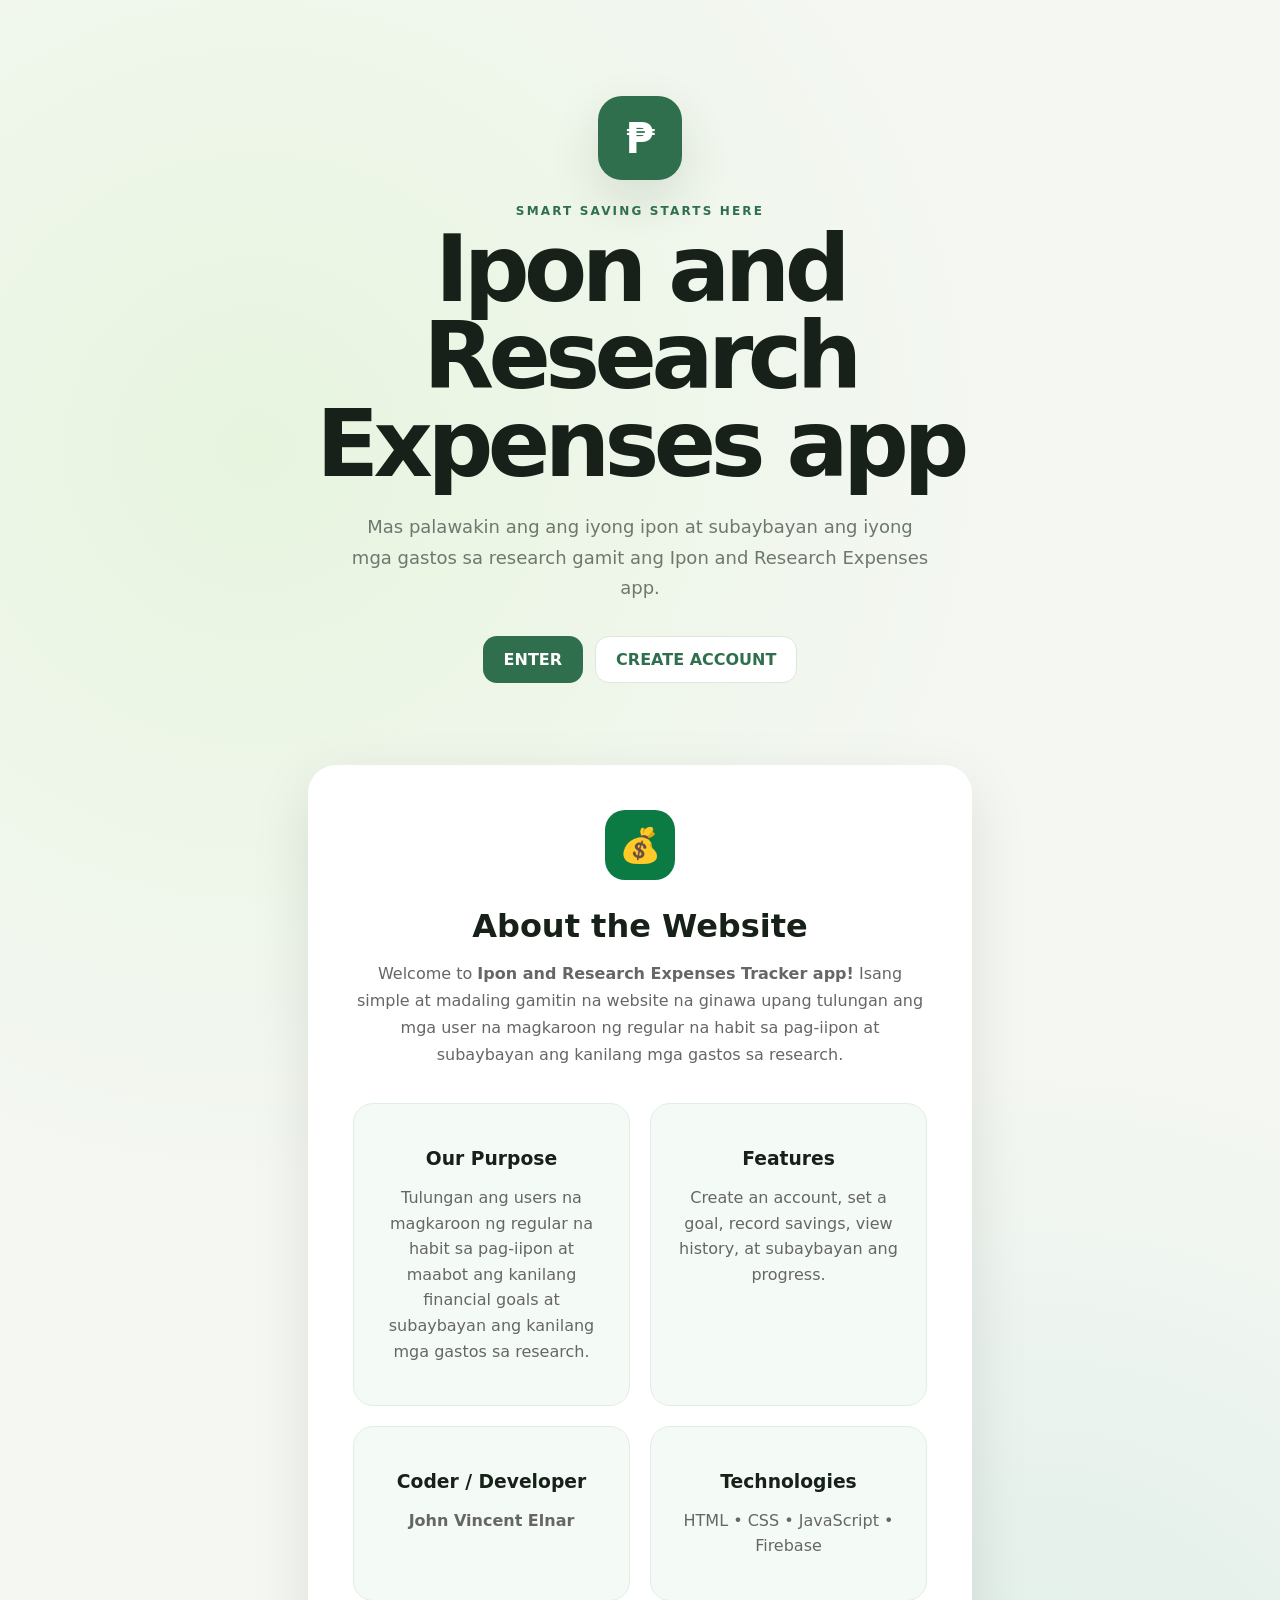
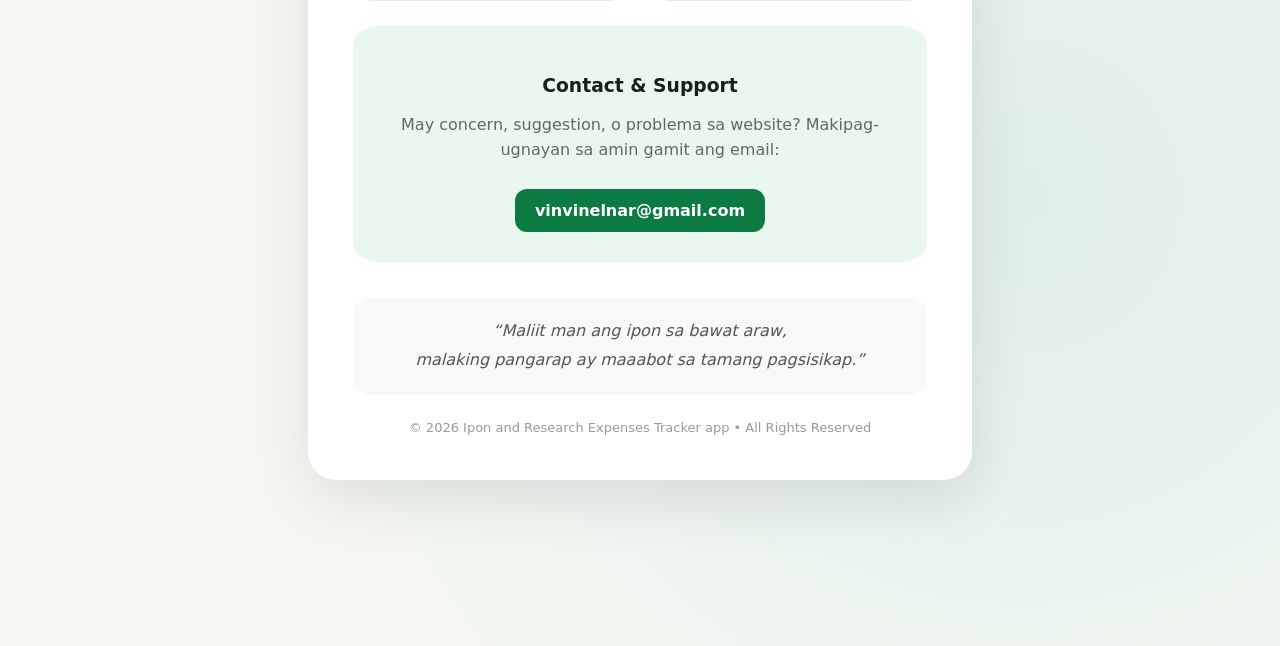
<file: index.html>
<!DOCTYPE html>
<html lang="tl">
<head>
  <meta charset="UTF-8" />
  <meta name="viewport" content="width=device-width, initial-scale=1.0" />
  <title>Ipon and Research Expenses Tracker app</title>
  <link rel="stylesheet" href="style.css" />
</head>
<body class="landing">
  <main class="hero">
    <div class="brand-badge">₱</div>
    <p class="eyebrow">SMART SAVING STARTS HERE</p>
    <h1>Ipon and Research Expenses app</h1>
    <p class="hero-text">
      Mas palawakin ang ang iyong ipon at subaybayan ang iyong mga gastos sa research gamit ang Ipon and Research Expenses app.
    </p>
    <div class="hero-actions">
      <a class="btn primary" href="login.html">ENTER</a>
      <a class="btn secondary" href="signup.html">CREATE ACCOUNT</a>
      <section class="about-section">
    <div class="about-card">

        <div class="about-icon">💰</div>

        <h2>About the Website</h2>

        <p class="about-intro">
            Welcome to <strong>Ipon and Research Expenses Tracker app!</strong>  
            Isang simple at madaling gamitin na website na ginawa upang tulungan ang mga user na magkaroon ng regular na habit sa pag-iipon at subaybayan ang kanilang mga gastos sa research.
        </p>

        <div class="about-grid">

            <div class="about-box">
                <div class="box-icon"></div>
                <h3>Our Purpose</h3>
                <p>
                    Tulungan ang users na magkaroon ng regular na
                    habit sa pag-iipon at maabot ang kanilang financial goals at subaybayan ang kanilang mga gastos sa research.
                </p>
            </div>

            <div class="about-box">
                <div class="box-icon"></div>
                <h3>Features</h3>
                <p>
                    Create an account, set a goal, record savings,
                    view history, at subaybayan ang progress.
                </p>
            </div>

            <div class="about-box">
                <div class="box-icon"></div>
                <h3>Coder / Developer</h3>
                <p>
                    <strong>John Vincent Elnar</strong>
                </p>
            </div>

            <div class="about-box">
                <div class="box-icon"></div>
                <h3>Technologies</h3>
                <p>
                    HTML • CSS • JavaScript • Firebase
                </p>
            </div>

        </div>

        <div class="contact-box">
            <div class="box-icon"></div>

            <h3>Contact & Support</h3>

            <p>
                May concern, suggestion, o problema sa website?
                Makipag-ugnayan sa amin gamit ang email:
            </p>

            <a href="mailto:vinvinelnar@gmail.com" class="email-link">
                vinvinelnar@gmail.com
            </a>
        </div>

        <div class="about-quote">
            “Maliit man ang ipon sa bawat araw,<br>
            malaking pangarap ay maaabot sa tamang pagsisikap.”
        </div>

        <div class="copyright">
            © 2026 Ipon and Research Expenses Tracker app • All Rights Reserved
        </div>

    </div>
</section>
    </div>
  </main>


</body>
</html>
</file>
<file: style.css>
* {
  box-sizing: border-box;
}

:root {
  --bg: #f4f7f2;
  --card: #ffffff;
  --text: #172019;
  --muted: #6d786f;
  --green: #2f6f4e;
  --green-dark: #24583e;
  --green-soft: #dcebdd;
  --border: #dfe5df;
  --danger: #a34343;
  --shadow: 0 20px 50px rgba(31, 50, 37, 0.12);
}

html {
  scroll-behavior: smooth;
}

body {
  margin: 0;
  min-height: 100vh;
  font-family: Inter, ui-sans-serif, system-ui, -apple-system, BlinkMacSystemFont, "Segoe UI", sans-serif;
  background: var(--bg);
  color: var(--text);
}

a {
  color: inherit;
}

.landing {
  display: grid;
  place-items: center;
  padding: 24px;
  background:
    radial-gradient(circle at 20% 20%, #e7f5df 0, transparent 35%),
    radial-gradient(circle at 80% 80%, #dfeee8 0, transparent 35%),
    var(--bg);
}

.hero {
  width: min(760px, 100%);
  text-align: center;
  padding: 72px 28px;
}

.brand-badge {
  width: 84px;
  height: 84px;
  margin: 0 auto 24px;
  border-radius: 24px;
  display: grid;
  place-items: center;
  background: var(--green);
  color: #fff;
  font-weight: 900;
  font-size: 42px;
  box-shadow: var(--shadow);
}

.brand-badge.small {
  width: 58px;
  height: 58px;
  border-radius: 18px;
  margin-bottom: 18px;
  font-size: 28px;
}

.eyebrow {
  margin: 0 0 8px;
  font-size: 12px;
  letter-spacing: .18em;
  font-weight: 800;
  color: var(--green);
}

.hero h1 {
  margin: 0;
  font-size: clamp(48px, 10vw, 92px);
  letter-spacing: -0.06em;
  line-height: .95;
}

.hero-text {
  max-width: 580px;
  margin: 24px auto 32px;
  font-size: 18px;
  line-height: 1.7;
  color: var(--muted);
}

.hero-actions {
  display: flex;
  gap: 12px;
  justify-content: center;
  flex-wrap: wrap;
}

.btn {
  appearance: none;
  border: 1px solid transparent;
  border-radius: 14px;
  padding: 13px 20px;
  font: inherit;
  font-weight: 800;
  text-decoration: none;
  cursor: pointer;
  transition: .2s ease;
}

.btn:hover {
  transform: translateY(-1px);
}

.btn.primary {
  background: var(--green);
  color: #fff;
}

.btn.primary:hover {
  background: var(--green-dark);
}

.btn.secondary {
  background: #fff;
  color: var(--green);
  border-color: var(--border);
}

.btn.danger {
  background: #fff;
  color: var(--danger);
  border-color: #e8cece;
}

.btn.full {
  width: 100%;
}

.small-btn {
  padding: 9px 13px;
  font-size: 12px;
}

.auth-page {
  display: grid;
  place-items: center;
  padding: 28px 16px;
}

.auth-card {
  position: relative;
  width: min(460px, 100%);
  background: var(--card);
  border: 1px solid var(--border);
  border-radius: 26px;
  padding: 42px;
  box-shadow: var(--shadow);
}

.auth-card h1,
.panel h2,
.welcome-row h1 {
  margin: 0 0 8px;
}

.back-link {
  position: absolute;
  top: 18px;
  left: 20px;
  text-decoration: none;
  color: var(--muted);
  font-size: 14px;
}

.muted {
  color: var(--muted);
}

.form-stack {
  display: grid;
  gap: 16px;
  margin-top: 28px;
}

.form-stack.compact {
  margin-top: 20px;
}

label {
  display: grid;
  gap: 8px;
  font-size: 14px;
  font-weight: 700;
}

input {
  width: 100%;
  border: 1px solid var(--border);
  border-radius: 13px;
  padding: 13px 14px;
  font: inherit;
  outline: none;
  background: #fbfcfb;
}

input:focus {
  border-color: var(--green);
  box-shadow: 0 0 0 3px rgba(47, 111, 78, .12);
}

.form-message {
  min-height: 20px;
  margin: 0;
  font-size: 13px;
}

.form-message.error {
  color: #aa3535;
}

.form-message.success {
  color: var(--green);
}

.auth-switch {
  margin: 24px 0 0;
  text-align: center;
  color: var(--muted);
  font-size: 14px;
}

.auth-switch a {
  color: var(--green);
  font-weight: 800;
}

.topbar {
  position: sticky;
  top: 0;
  z-index: 10;
  display: flex;
  justify-content: space-between;
  align-items: center;
  gap: 16px;
  padding: 16px max(20px, calc((100vw - 1100px) / 2));
  background: rgba(244, 247, 242, .88);
  backdrop-filter: blur(16px);
  border-bottom: 1px solid rgba(223, 229, 223, .8);
}

.logo {
  text-decoration: none;
  font-weight: 900;
}

.logo span {
  display: inline-grid;
  place-items: center;
  width: 32px;
  height: 32px;
  margin-right: 7px;
  border-radius: 10px;
  background: var(--green);
  color: white;
}

.topbar-actions {
  display: flex;
  align-items: center;
  gap: 12px;
}

.user-email {
  max-width: 240px;
  overflow: hidden;
  text-overflow: ellipsis;
  white-space: nowrap;
  color: var(--muted);
  font-size: 13px;
}

.dashboard {
  width: min(1100px, calc(100% - 32px));
  margin: 40px auto 70px;
}

.welcome-row {
  display: flex;
  justify-content: space-between;
  align-items: end;
  margin-bottom: 28px;
}

.welcome-row h1 {
  font-size: clamp(32px, 5vw, 48px);
  letter-spacing: -.04em;
}

.stats-grid {
  display: grid;
  grid-template-columns: repeat(3, 1fr);
  gap: 16px;
  margin-bottom: 16px;
}

.stat-card,
.panel {
  background: var(--card);
  border: 1px solid var(--border);
  border-radius: 22px;
  padding: 24px;
}

.stat-card.featured {
  background: var(--green);
  color: #fff;
  border-color: var(--green);
}

.stat-card p {
  margin: 0 0 12px;
  font-size: 13px;
  font-weight: 700;
  opacity: .75;
}

.stat-card h2 {
  margin: 0 0 6px;
  font-size: 30px;
}

.stat-card span {
  font-size: 13px;
  opacity: .7;
}

.panel {
  margin-bottom: 16px;
}

.panel-heading {
  display: flex;
  justify-content: space-between;
  align-items: center;
}

.progress-track {
  height: 14px;
  margin: 24px 0 10px;
  overflow: hidden;
  background: #edf1ed;
  border-radius: 999px;
}

.progress-bar {
  width: 0;
  height: 100%;
  background: var(--green);
  border-radius: inherit;
  transition: width .35s ease;
}

.two-col {
  display: grid;
  grid-template-columns: 1fr 1fr;
  gap: 16px;
}

.two-col .panel {
  margin-bottom: 0;
}

.history-list {
  display: grid;
  gap: 10px;
  margin-top: 20px;
}

.history-item {
  display: flex;
  align-items: center;
  justify-content: space-between;
  gap: 16px;
  padding: 14px 0;
  border-bottom: 1px solid var(--border);
}

.history-item:last-child {
  border-bottom: 0;
}

.history-item div {
  display: grid;
  gap: 4px;
}

.history-item span {
  font-size: 12px;
  color: var(--muted);
}

.history-item b {
  color: var(--green);
}

@media (max-width: 760px) {
  .stats-grid,
  .two-col {
    grid-template-columns: 1fr;
  }

  .auth-card {
    padding: 38px 22px 28px;
  }

  .topbar {
    align-items: flex-start;
  }

  .user-email {
    display: none;
  }

  .hero h1 {
    font-size: 56px;
  }
}


.admin-table-wrap {
  overflow-x: auto;
  margin-top: 18px;
}

.admin-table {
  width: 100%;
  border-collapse: collapse;
  min-width: 850px;
}

.admin-table th,
.admin-table td {
  padding: 14px 12px;
  border-bottom: 1px solid rgba(0,0,0,.08);
  text-align: left;
  font-size: 14px;
}

.admin-table th {
  font-weight: 800;
  white-space: nowrap;
}

.admin-table td {
  vertical-align: top;
}

/* =========================
   ABOUT WEBSITE
========================= */

.about-section {
    width: 100%;
    padding: 70px 20px;
    display: flex;
    justify-content: center;
}

.about-card {
    width: 100%;
    max-width: 900px;
    background: white;
    border-radius: 28px;
    padding: 45px;
    box-shadow: 0 20px 60px rgba(0, 0, 0, 0.10);
    text-align: center;
}

.about-icon {
    width: 70px;
    height: 70px;
    margin: 0 auto 18px;
    border-radius: 20px;
    background: #0b7a43;
    display: flex;
    align-items: center;
    justify-content: center;
    font-size: 34px;
}

.about-card h2 {
    margin-bottom: 15px;
    font-size: 32px;
}

.about-intro {
    max-width: 700px;
    margin: 0 auto 35px;
    line-height: 1.7;
    color: #666;
}

.about-grid {
    display: grid;
    grid-template-columns: repeat(2, 1fr);
    gap: 20px;
    margin-bottom: 25px;
}

.about-box {
    padding: 25px;
    border-radius: 20px;
    background: #f4faf6;
    border: 1px solid #e0eee5;
    transition: 0.3s ease;
}

.about-box:hover {
    transform: translateY(-5px);
    box-shadow: 0 10px 25px rgba(0, 0, 0, 0.08);
}

.box-icon {
    font-size: 30px;
    margin-bottom: 10px;
}

.about-box h3,
.contact-box h3 {
    margin-bottom: 10px;
}

.about-box p,
.contact-box p {
    color: #666;
    line-height: 1.6;
}

.contact-box {
    padding: 30px;
    margin-top: 10px;
    border-radius: 22px;
    background: #eaf7ef;
}

.email-link {
    display: inline-block;
    margin-top: 10px;
    padding: 12px 20px;
    border-radius: 12px;
    background: #0b7a43;
    color: white;
    text-decoration: none;
    font-weight: bold;
    transition: 0.3s ease;
}

.email-link:hover {
    transform: translateY(-2px);
    opacity: 0.9;
}

.about-quote {
    margin-top: 35px;
    padding: 20px;
    border-radius: 18px;
    background: #f8f8f8;
    font-style: italic;
    color: #555;
    line-height: 1.8;
}

.copyright {
    margin-top: 25px;
    font-size: 13px;
    color: #999;
}

/* Mobile */
@media (max-width: 650px) {

    .about-card {
        padding: 30px 20px;
    }

    .about-card h2 {
        font-size: 27px;
    }

    .about-grid {
        grid-template-columns: 1fr;
    }

    .about-section {
        padding: 45px 15px;
    }
}

/* =========================
   ACCOUNT TYPE
========================= */
.account-type-box{display:grid;gap:10px;padding:16px;border:1px solid var(--border);border-radius:18px;background:#fbfcfb}
.field-title{margin:0;font-size:12px;letter-spacing:.14em;font-weight:900;color:var(--green)}
.account-choice-grid{display:grid;grid-template-columns:1fr 1fr;gap:10px}
.account-choice{display:flex;grid-template-columns:none;align-items:flex-start;gap:10px;padding:14px;border:1px solid var(--border);border-radius:14px;background:#fff;cursor:pointer}
.account-choice input{width:auto;margin-top:3px;accent-color:var(--green)}
.account-choice span{display:grid;gap:5px}
.account-choice small{font-weight:500;color:var(--muted);line-height:1.4}

/* =========================
   RESEARCH
========================= */
.research-page{max-width:1200px}
.research-hero{background:linear-gradient(135deg,#ffffff,#f0f8f2)}
.research-badge{display:inline-block;padding:7px 11px;border-radius:999px;background:var(--green-soft);color:var(--green-dark);font-size:11px;font-weight:900;letter-spacing:.1em;margin-bottom:12px}
.project-form,.expense-form{display:grid;grid-template-columns:repeat(2,1fr);gap:16px;margin-top:20px}
.project-form label,.expense-form label{min-width:0}
.project-form .btn{align-self:end}
.members-list{display:grid;gap:10px;margin:18px 0}
.member-row{display:flex;gap:10px}
.member-row input{flex:1}
.research-stats-grid{display:grid;grid-template-columns:repeat(4,1fr);gap:16px;margin-bottom:16px}
.research-stats-grid .stat-card{min-width:0}
.research-mini-stats{display:grid;grid-template-columns:repeat(3,1fr);gap:12px;margin-top:20px}
.research-mini-stats>div,.summary-box{padding:16px;border:1px solid var(--border);border-radius:16px;background:#fff;display:grid;gap:5px}
.research-mini-stats span,.summary-box span{font-size:12px;color:var(--muted);font-weight:700}
.research-mini-stats b,.summary-box b{font-size:20px}
.expense-form .check-field{display:flex;align-items:center;gap:10px;padding:12px;border:1px solid var(--border);border-radius:13px;background:#fbfcfb}
.expense-form .check-field input{width:auto}
.expense-form .check-field span{display:grid;gap:3px}
.expense-form .check-field small{color:var(--muted);font-weight:500}
.expense-form>label:last-of-type{grid-column:1 / -1}
.table-wrap{overflow-x:auto;margin-top:20px}
.research-table{width:100%;border-collapse:collapse;min-width:1100px}
.research-table th,.research-table td{padding:12px 10px;border-bottom:1px solid var(--border);text-align:left;font-size:13px;vertical-align:middle}
.research-table th{font-weight:900;white-space:nowrap}
.action-cell{display:flex;gap:7px;flex-wrap:wrap}
.status{display:inline-block;padding:6px 9px;border-radius:999px;font-size:10px;font-weight:900;white-space:nowrap}
.status.purchased{background:#dff2e4;color:#247143}
.status.pending{background:#fff0d8;color:#8a5b11}
.expense-thumb{width:58px;height:58px;object-fit:cover;border-radius:10px;border:1px solid var(--border)}
.filter-actions{display:flex;gap:8px;align-items:center;flex-wrap:wrap}
.search-input,.filter-actions select,.expense-form select{width:auto;min-width:170px;border:1px solid var(--border);border-radius:13px;padding:10px 12px;font:inherit;background:#fff}
.summary-grid{display:grid;grid-template-columns:repeat(3,1fr);gap:12px;margin-top:18px}
.delete-btn{border:1px solid #e8cece;background:#fff;color:var(--danger);border-radius:10px;padding:7px 10px;font-weight:800;cursor:pointer}

@media (max-width:900px){
 .research-stats-grid{grid-template-columns:repeat(2,1fr)}
 .project-form,.expense-form{grid-template-columns:1fr}
 .expense-form>label:last-of-type{grid-column:auto}
 .research-mini-stats,.summary-grid{grid-template-columns:1fr}
}
@media (max-width:650px){
 .account-choice-grid{grid-template-columns:1fr}
 .research-stats-grid{grid-template-columns:1fr}
 .filter-actions{align-items:stretch;display:grid;grid-template-columns:1fr}
 .search-input,.filter-actions select{width:100%}
}
@media print{
 .topbar,.btn,.filter-actions,.expense-form,.members-list,#saveMembersBtn,.research-hero,.dashboard>section:not(.panel):not(.research-stats-grid){display:none!important}
 body{background:#fff}
 .dashboard{width:100%;margin:0}
 .panel{box-shadow:none;border:1px solid #ddd}
 .research-table{min-width:0}
}


.field-help {
  color: var(--muted);
  font-size: 12px;
  font-weight: 500;
}

select {
  width: 100%;
  border: 1px solid var(--border);
  border-radius: 13px;
  padding: 13px 14px;
  font: inherit;
  outline: none;
  background: #fbfcfb;
}

select:focus {
  border-color: var(--green);
  box-shadow: 0 0 0 3px rgba(47, 111, 78, .12);
}

.history-member {
  display: block;
  margin-top: 5px;
  color: var(--green);
  font-size: 12px;
  font-weight: 700;
}
.forgot-password-row {
  display: flex;
  justify-content: flex-end;
  margin-top: -6px;
  margin-bottom: 8px;
}

.text-button {
  border: none;
  background: transparent;
  color: var(--primary);
  font-weight: 700;
  cursor: pointer;
  padding: 4px 0;
}

.text-button:hover {
  text-decoration: underline;
}
/* Forgot Password Button */
.text-link {
  display: block;
  width: fit-content;
  margin: -4px 0 16px auto;
  padding: 0;
  border: none;
  background: transparent;
  color: #6c63ff;
  font-size: 14px;
  font-weight: 600;
  cursor: pointer;
  transition: 0.2s ease;
}

.text-link:hover {
  color: #5148d8;
  text-decoration: underline;
}

.text-link:active {
  transform: scale(0.97);
}
</file>
